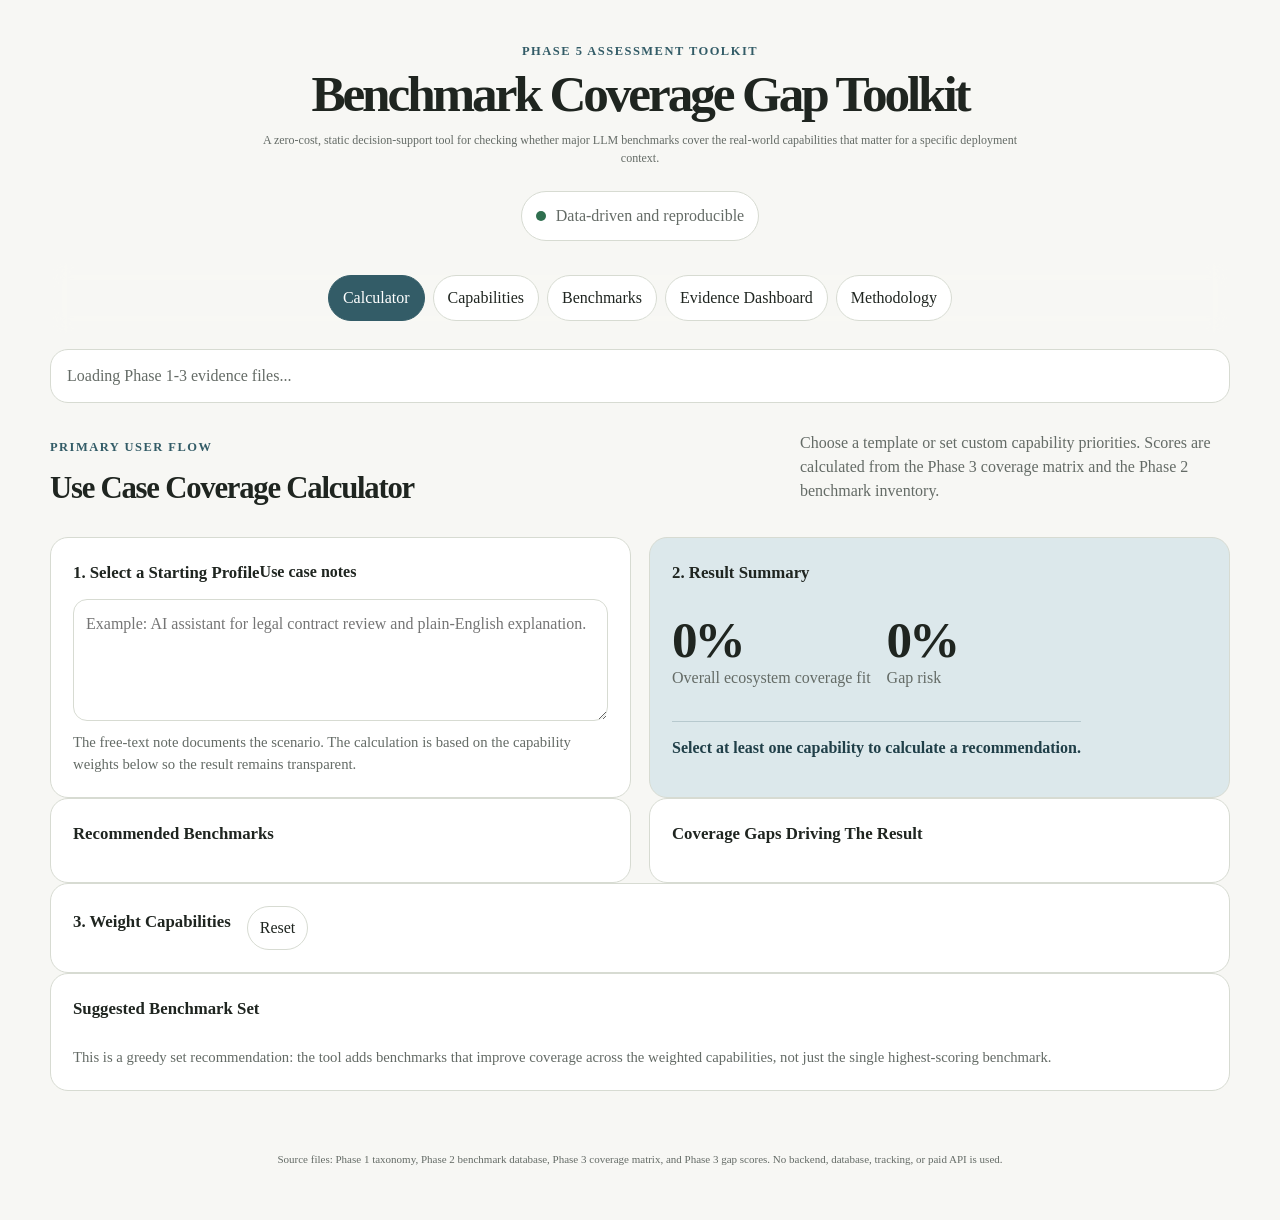
<file: index.html>
<!doctype html>
<html lang="en">
  <head>
    <meta charset="utf-8">
    <meta name="viewport" content="width=device-width, initial-scale=1">
    <meta http-equiv="refresh" content="0; url=outputs/phase5/web_toolkit/">
    <title>Benchmark Coverage Gap Toolkit</title>
    <style>
      :root {
        color-scheme: light;
        --bg: #f7f7f4;
        --surface: #ffffff;
        --text: #1f2520;
        --muted: #646b66;
        --line: #d7dbd2;
        --accent: #335c67;
      }

      * {
        box-sizing: border-box;
      }

      body {
        margin: 0;
        min-height: 100vh;
        display: grid;
        place-items: center;
        padding: 24px;
        background: var(--bg);
        color: var(--text);
        font-family:
          Inter, ui-sans-serif, system-ui, -apple-system, BlinkMacSystemFont,
          "Segoe UI", sans-serif;
        line-height: 1.5;
      }

      main {
        width: min(680px, 100%);
        padding: 32px;
        border: 1px solid var(--line);
        border-radius: 22px;
        background: var(--surface);
      }

      p {
        color: var(--muted);
      }

      a {
        color: var(--accent);
        font-weight: 800;
      }
    </style>
  </head>
  <body>
    <main>
      <h1>Opening the Benchmark Coverage Gap Toolkit</h1>
      <p>
        You should be redirected automatically to the interactive Phase 5
        assessment toolkit.
      </p>
      <p>
        If the redirect does not work,
        <a href="outputs/phase5/web_toolkit/">open the toolkit manually</a>.
      </p>
    </main>
  </body>
</html>
</file>
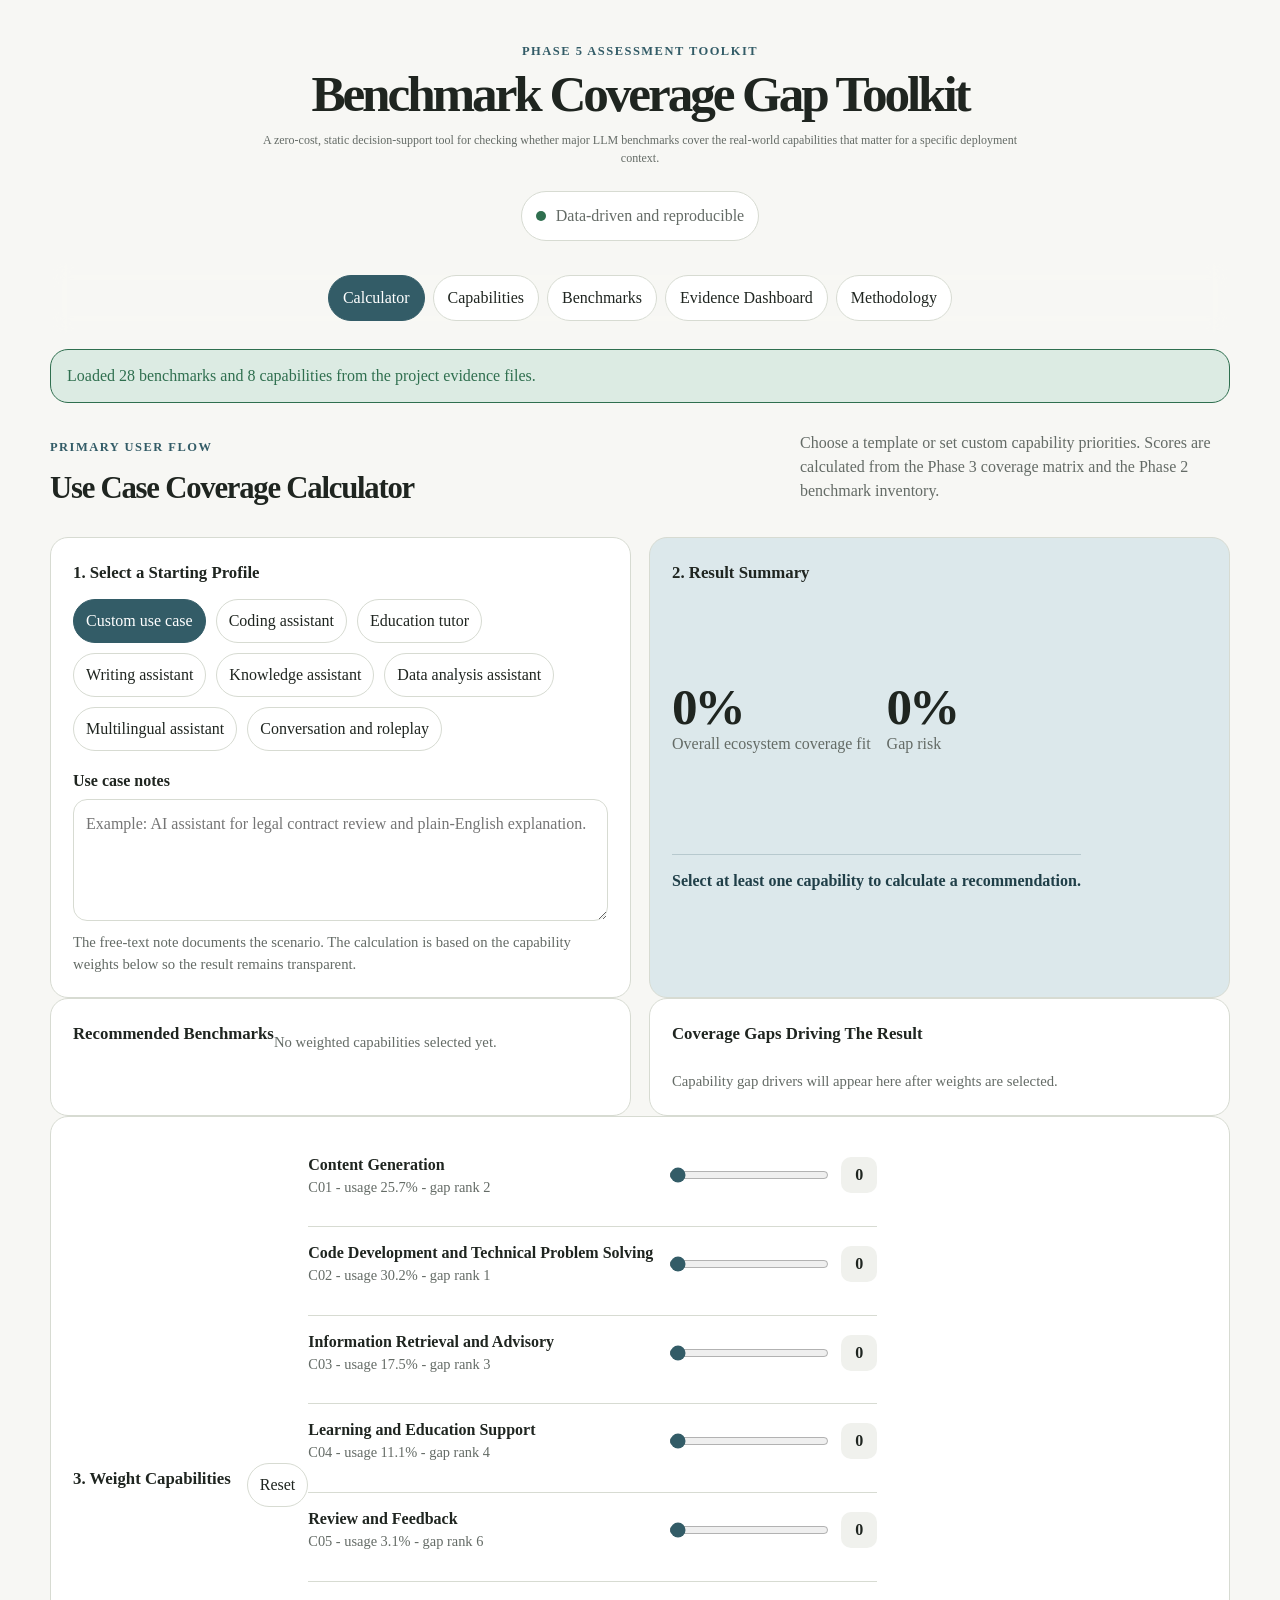
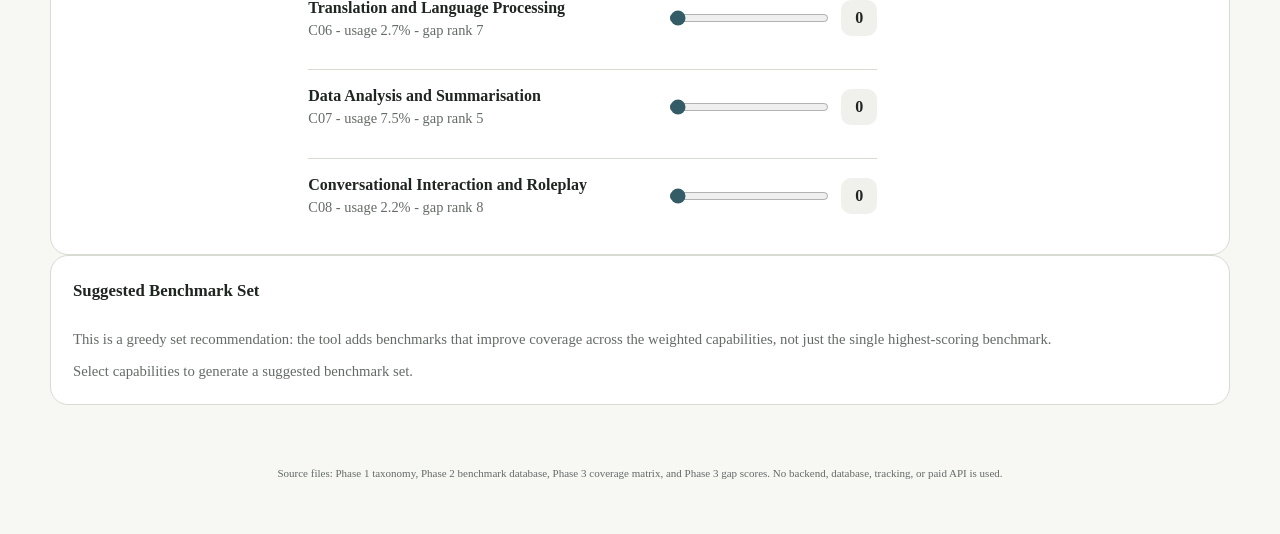
<file: outputs/phase5/web_toolkit/index.html>
<!doctype html>
<html lang="en">
  <head>
    <meta charset="utf-8">
    <meta name="viewport" content="width=device-width, initial-scale=1">
    <title>Benchmark Coverage Gap Toolkit</title>
    <meta
      name="description"
      content="Interactive assessment toolkit for matching real-world LLM use cases to benchmark coverage evidence."
    >
    <link rel="stylesheet" href="styles.css">
  </head>
  <body>
    <header class="site-header">
      <div>
        <p class="eyebrow">Phase 5 Assessment Toolkit</p>
        <h1>Benchmark Coverage Gap Toolkit</h1>
        <p class="lede">
          A zero-cost, static decision-support tool for checking whether major LLM benchmarks
          cover the real-world capabilities that matter for a specific deployment context.
        </p>
      </div>
      <div class="header-panel">
        <span class="status-dot" aria-hidden="true"></span>
        <span>Data-driven and reproducible</span>
      </div>
    </header>

    <nav class="tabs" aria-label="Toolkit sections">
      <button class="tab active" data-view="calculator">Calculator</button>
      <button class="tab" data-view="capabilities">Capabilities</button>
      <button class="tab" data-view="benchmarks">Benchmarks</button>
      <button class="tab" data-view="evidence">Evidence Dashboard</button>
      <button class="tab" data-view="methodology">Methodology</button>
    </nav>

    <main>
      <section id="load-state" class="notice">
        Loading Phase 1-3 evidence files...
      </section>

      <section id="calculator" class="view active" aria-labelledby="calculator-title">
        <div class="section-heading">
          <div>
            <p class="eyebrow">Primary user flow</p>
            <h2 id="calculator-title">Use Case Coverage Calculator</h2>
          </div>
          <p>
            Choose a template or set custom capability priorities. Scores are calculated from
            the Phase 3 coverage matrix and the Phase 2 benchmark inventory.
          </p>
        </div>

        <div class="grid two">
          <section class="panel">
            <h3>1. Select a Starting Profile</h3>
            <div id="template-buttons" class="button-grid"></div>
            <label class="field-label" for="use-case-notes">Use case notes</label>
            <textarea
              id="use-case-notes"
              rows="4"
              placeholder="Example: AI assistant for legal contract review and plain-English explanation."
            ></textarea>
            <p class="hint">
              The free-text note documents the scenario. The calculation is based on the
              capability weights below so the result remains transparent.
            </p>
          </section>

          <section class="panel accent">
            <h3>2. Result Summary</h3>
            <div class="score-row">
              <div>
                <span id="coverage-score" class="big-score">0%</span>
                <p>Overall ecosystem coverage fit</p>
              </div>
              <div>
                <span id="gap-risk" class="big-score">0%</span>
                <p>Gap risk</p>
              </div>
            </div>
            <div id="result-interpretation" class="interpretation">
              Select at least one capability to calculate a recommendation.
            </div>
          </section>
        </div>

        <div class="grid two">
          <section class="panel">
            <h3>Recommended Benchmarks</h3>
            <div id="recommendation-bars" class="bar-list"></div>
          </section>

          <section class="panel">
            <h3>Coverage Gaps Driving The Result</h3>
            <div id="gap-breakdown" class="gap-list"></div>
          </section>
        </div>

        <section class="panel">
          <div class="panel-heading">
            <h3>3. Weight Capabilities</h3>
            <button id="reset-weights" class="secondary-button">Reset</button>
          </div>
          <div id="capability-sliders" class="sliders"></div>
        </section>

        <section class="panel">
          <h3>Suggested Benchmark Set</h3>
          <p class="hint">
            This is a greedy set recommendation: the tool adds benchmarks that improve coverage
            across the weighted capabilities, not just the single highest-scoring benchmark.
          </p>
          <div id="benchmark-set" class="cards compact"></div>
        </section>
      </section>

      <section id="capabilities" class="view" aria-labelledby="capabilities-title">
        <div class="section-heading">
          <div>
            <p class="eyebrow">Phase 1 and Phase 3</p>
            <h2 id="capabilities-title">Capability Explorer</h2>
          </div>
          <p>
            Capability definitions, usage frequencies, aggregate coverage scores, and
            usage-weighted gap priorities.
          </p>
        </div>
        <div id="capability-cards" class="cards"></div>
      </section>

      <section id="benchmarks" class="view" aria-labelledby="benchmarks-title">
        <div class="section-heading">
          <div>
            <p class="eyebrow">Phase 2 inventory</p>
            <h2 id="benchmarks-title">Benchmark Explorer</h2>
          </div>
          <p>
            The recommendation pool is bounded to the benchmark inventory compiled during
            Phase 2. It is intentionally not an infinite benchmark search engine.
          </p>
        </div>
        <div class="filters">
          <input id="benchmark-search" type="search" placeholder="Search benchmark, domain, or limitation">
          <select id="capability-filter" aria-label="Filter benchmarks by capability"></select>
        </div>
        <div id="benchmark-cards" class="cards"></div>
      </section>

      <section id="evidence" class="view" aria-labelledby="evidence-title">
        <div class="section-heading">
          <div>
            <p class="eyebrow">Supporting evidence</p>
            <h2 id="evidence-title">Evidence Dashboard</h2>
          </div>
          <p>
            These views explain the evidence behind the calculator. They support the toolkit
            but do not replace the calculator workflow.
          </p>
        </div>
        <div class="grid two">
          <section class="panel">
            <h3>Gap Score Ranking</h3>
            <div id="gap-chart" class="bar-list"></div>
          </section>
          <section class="panel">
            <h3>Usage vs Coverage</h3>
            <div id="scatter-plot" class="scatter"></div>
          </section>
        </div>
        <section class="panel">
          <h3>Coverage Matrix Heatmap</h3>
          <div id="heatmap" class="heatmap-wrap"></div>
        </section>
      </section>

      <section id="methodology" class="view" aria-labelledby="methodology-title">
        <div class="section-heading">
          <div>
            <p class="eyebrow">Transparent scoring</p>
            <h2 id="methodology-title">Methodology</h2>
          </div>
          <p>
            The website is a static implementation of the Phase 5 assessment toolkit. It uses
            the same evidence base as the thesis analysis.
          </p>
        </div>
        <div class="grid two">
          <section class="panel">
            <h3>Recommendation Pool</h3>
            <p>
              Benchmarks are recommended only from the Phase 2 inventory. A low score does
              not prove that no suitable benchmark exists anywhere; it means that the major
              benchmarks analysed in this project do not strongly cover the selected use case.
            </p>
          </section>
          <section class="panel">
            <h3>Core Formula</h3>
            <pre><code>Benchmark Match =
sum(user_weight_i * benchmark_rating_i)
/
sum(user_weight_i * 5)</code></pre>
            <p>
              Ratings come from the Phase 3 coverage matrix, where 0 means no coverage and
              1-5 represents increasing quality of coverage.
            </p>
          </section>
          <section class="panel">
            <h3>Overall Coverage Fit</h3>
            <pre><code>Coverage Fit =
sum(user_weight_i * best_available_rating_i)
/
sum(user_weight_i * 5)</code></pre>
            <p>
              This estimates how well the analysed benchmark ecosystem can cover the selected
              capability profile if the best available benchmarks are combined.
            </p>
          </section>
          <section class="panel">
            <h3>Gap Risk</h3>
            <pre><code>Gap Risk = 1 - Coverage Fit</code></pre>
            <p>
              High gap risk means the use case depends on capabilities that remain weakly
              represented in the analysed benchmark set.
            </p>
          </section>
        </div>
      </section>
    </main>

    <footer>
      <p>
        Source files: Phase 1 taxonomy, Phase 2 benchmark database, Phase 3 coverage matrix,
        and Phase 3 gap scores. No backend, database, tracking, or paid API is used.
      </p>
    </footer>

    <script src="app.js"></script>
  </body>
</html>
</file>
<file: outputs/phase5/web_toolkit/styles.css>
:root {
  --bg: #f7f7f4;
  --surface: #ffffff;
  --surface-alt: #f0f1ed;
  --text: #1f2520;
  --muted: #646b66;
  --line: #d7dbd2;
  --accent: #335c67;
  --accent-strong: #203f48;
  --accent-soft: #dce8eb;
  --warning: #9a5b13;
  --warning-soft: #f8e6c8;
  --danger: #9b2c2c;
  --danger-soft: #f5d6d6;
  --success: #2f6f4f;
  --success-soft: #dcebe3;
  --radius: 18px;
  --max-width: 1180px;
}

* {
  box-sizing: border-box;
}

body {
  margin: 0;
  background: var(--bg);
  color: var(--text);
  font-family: "Times New Roman", Times, serif;
  line-height: 1.5;
}

button,
input,
select,
textarea {
  font: inherit;
}

button {
  cursor: pointer;
}

.site-header,
main,
.tabs,
footer {
  width: min(var(--max-width), calc(100% - 32px));
  margin-inline: auto;
}

.site-header {
  display: grid;
  grid-template-columns: 1fr;
  gap: 24px;
  justify-items: center;
  text-align: center;
  padding: 42px 0 22px;
}

.eyebrow {
  margin: 0 0 8px;
  color: var(--accent);
  font-size: 0.78rem;
  font-weight: 800;
  letter-spacing: 0.12em;
  text-transform: uppercase;
}

h1,
h2,
h3,
p {
  margin-top: 0;
}

h1 {
  margin-bottom: 12px;
  font-size: clamp(2rem, 4vw, 4.4rem);
  line-height: 0.98;
  letter-spacing: -0.06em;
}

h2 {
  margin-bottom: 8px;
  font-size: clamp(1.55rem, 2.4vw, 2.5rem);
  letter-spacing: -0.04em;
}

h3 {
  margin-bottom: 14px;
  font-size: 1.05rem;
}

.lede {
  max-width: 760px;
  margin-inline: auto;
  margin-bottom: 0;
  color: var(--muted);
  font-size: 12px;
}

.header-panel {
  display: inline-flex;
  align-items: center;
  gap: 10px;
  padding: 12px 14px;
  border: 1px solid var(--line);
  border-radius: 999px;
  background: var(--surface);
  color: var(--muted);
  white-space: nowrap;
}

.status-dot {
  width: 10px;
  height: 10px;
  border-radius: 999px;
  background: var(--success);
}

.tabs {
  position: sticky;
  top: 0;
  z-index: 10;
  display: flex;
  justify-content: center;
  gap: 8px;
  overflow-x: auto;
  padding: 12px 0;
  background: color-mix(in srgb, var(--bg) 88%, transparent);
  -webkit-backdrop-filter: blur(10px);
  backdrop-filter: blur(10px);
}

.tab,
.secondary-button,
.template-button {
  border: 1px solid var(--line);
  border-radius: 999px;
  background: var(--surface);
  color: var(--text);
}

.tab {
  padding: 10px 14px;
  white-space: nowrap;
}

.tab.active,
.template-button.active {
  border-color: var(--accent);
  background: var(--accent);
  color: #fff;
}

main {
  padding: 16px 0 36px;
}

.view {
  display: none;
}

.view.active {
  display: block;
}

.notice {
  margin-bottom: 18px;
  padding: 14px 16px;
  border: 1px solid var(--line);
  border-radius: var(--radius);
  background: var(--surface);
  color: var(--muted);
}

.notice.error {
  border-color: var(--danger);
  background: var(--danger-soft);
  color: var(--danger);
}

.notice.success {
  border-color: var(--success);
  background: var(--success-soft);
  color: var(--success);
}

.section-heading {
  display: grid;
  grid-template-columns: minmax(0, 1fr) minmax(260px, 430px);
  gap: 24px;
  align-items: end;
  margin: 28px 0 18px;
}

.section-heading p:last-child {
  color: var(--muted);
}

.grid {
  display: grid;
  gap: 18px;
}

.grid.two {
  grid-template-columns: repeat(2, minmax(0, 1fr));
}

.panel {
  display: flex;
  flex-wrap: wrap;
  padding: 22px;
  border: 1px solid var(--line);
  border-color: rgba(215, 219, 210, 1);
  border-image: none;
  border-radius: var(--radius);
  background: var(--surface);
}

.panel.accent {
  background: var(--accent-soft);
}

.panel-heading {
  display: flex;
  justify-content: space-between;
  gap: 16px;
  align-items: center;
}

.button-grid {
  display: flex;
  flex-wrap: wrap;
  gap: 10px;
  margin-bottom: 18px;
}

.template-button,
.secondary-button {
  padding: 9px 12px;
}

.field-label {
  display: block;
  margin-bottom: 6px;
  font-weight: 700;
}

textarea,
input,
select {
  width: 100%;
  border: 1px solid var(--line);
  border-radius: 14px;
  background: #fff;
  color: var(--text);
}

textarea,
input {
  padding: 12px;
}

select {
  padding: 12px;
}

.hint {
  margin: 10px 0 0;
  color: var(--muted);
  font-size: 0.92rem;
}

.score-row {
  display: grid;
  grid-template-columns: repeat(2, minmax(0, 1fr));
  gap: 16px;
  margin-bottom: 16px;
}

.big-score {
  display: block;
  font-size: clamp(2.25rem, 4vw, 4rem);
  font-weight: 850;
  letter-spacing: -0.06em;
  line-height: 1;
}

.score-row p {
  margin-bottom: 0;
  color: var(--muted);
}

.interpretation {
  padding-top: 14px;
  border-top: 1px solid rgba(51, 92, 103, 0.22);
  color: var(--accent-strong);
  font-weight: 700;
}

.sliders {
  display: grid;
  gap: 14px;
}

.slider-row {
  display: grid;
  grid-template-columns: 1fr 160px 36px;
  gap: 14px;
  align-items: center;
  padding: 14px 0;
  border-top: 1px solid var(--line);
}

.slider-row:first-child {
  border-top: 0;
}

.cap-title {
  font-weight: 800;
}

.cap-meta {
  color: var(--muted);
  font-size: 0.9rem;
}

input[type="range"] {
  padding: 0;
  accent-color: var(--accent);
}

.weight-value {
  padding: 6px 8px;
  border-radius: 10px;
  background: var(--surface-alt);
  text-align: center;
  font-weight: 800;
}

.bar-list {
  display: grid;
  gap: 12px;
}

.bar-item {
  display: grid;
  gap: 6px;
}

.bar-top {
  display: flex;
  justify-content: space-between;
  gap: 14px;
  font-size: 0.93rem;
}

.bar-track {
  height: 12px;
  overflow: hidden;
  border-radius: 999px;
  background: var(--surface-alt);
}

.bar-fill {
  height: 100%;
  border-radius: inherit;
  background: var(--accent);
}

.bar-fill.warning {
  background: var(--warning);
}

.bar-fill.danger {
  background: var(--danger);
}

.gap-list {
  display: grid;
  gap: 10px;
}

.gap-item {
  padding: 12px;
  border-radius: 14px;
  background: var(--surface-alt);
}

.gap-item strong {
  display: block;
}

.cards {
  display: grid;
  grid-template-columns: repeat(3, minmax(0, 1fr));
  gap: 16px;
}

.cards.compact {
  grid-template-columns: repeat(3, minmax(0, 1fr));
}

.card {
  padding: 18px;
  border: 1px solid var(--line);
  border-radius: var(--radius);
  background: var(--surface);
}

.card h3 {
  margin-bottom: 8px;
}

.meta-grid {
  display: grid;
  grid-template-columns: repeat(2, minmax(0, 1fr));
  gap: 8px;
  margin: 14px 0;
}

.meta {
  padding: 9px 10px;
  border-radius: 12px;
  background: var(--surface-alt);
}

.meta span {
  display: block;
  color: var(--muted);
  font-size: 0.75rem;
  text-transform: uppercase;
  letter-spacing: 0.08em;
}

.badge-row {
  display: flex;
  flex-wrap: wrap;
  gap: 7px;
  margin-top: 12px;
}

.badge {
  padding: 4px 8px;
  border-radius: 999px;
  background: var(--surface-alt);
  color: var(--muted);
  font-size: 0.78rem;
  font-weight: 700;
}

.badge.high,
.badge.danger {
  background: var(--danger-soft);
  color: var(--danger);
}

.badge.medium,
.badge.warning {
  background: var(--warning-soft);
  color: var(--warning);
}

.badge.low,
.badge.success {
  background: var(--success-soft);
  color: var(--success);
}

.filters {
  display: grid;
  grid-template-columns: 1fr 280px;
  gap: 12px;
  margin-bottom: 18px;
}

.heatmap-wrap {
  overflow-x: auto;
}

.heatmap {
  width: 100%;
  min-width: 860px;
  border-collapse: collapse;
  font-size: 0.84rem;
}

.heatmap th,
.heatmap td {
  padding: 8px;
  border-bottom: 1px solid var(--line);
  text-align: center;
}

.heatmap th:first-child,
.heatmap td:first-child {
  position: sticky;
  left: 0;
  background: var(--surface);
  text-align: left;
}

.heat-cell {
  border-radius: 8px;
  font-weight: 800;
}

.heat-0 {
  background: var(--surface-alt);
  color: var(--muted);
}

.heat-1,
.heat-2 {
  background: var(--warning-soft);
  color: var(--warning);
}

.heat-3 {
  background: #e4ebd5;
  color: #58621f;
}

.heat-4,
.heat-5 {
  background: var(--success-soft);
  color: var(--success);
}

.scatter svg {
  width: 100%;
  height: auto;
}

.scatter text {
  fill: var(--muted);
  font-size: 11px;
}

pre {
  overflow-x: auto;
  padding: 14px;
  border-radius: 14px;
  background: var(--surface-alt);
}

code {
  font-family: "Cascadia Code", "SFMono-Regular", Consolas, monospace;
  font-size: 0.92rem;
}

footer {
  padding: 24px 0 42px;
  color: var(--muted);
  font-size: 0.9rem;
  text-align: center;
}

footer p {
  font-size: 11px;
}

@media (max-width: 900px) {
  .site-header,
  .section-heading,
  .grid.two,
  .cards,
  .cards.compact,
  .filters {
    grid-template-columns: 1fr;
  }

  .header-panel {
    width: fit-content;
  }

  .slider-row {
    grid-template-columns: 1fr;
  }
}
</file>
